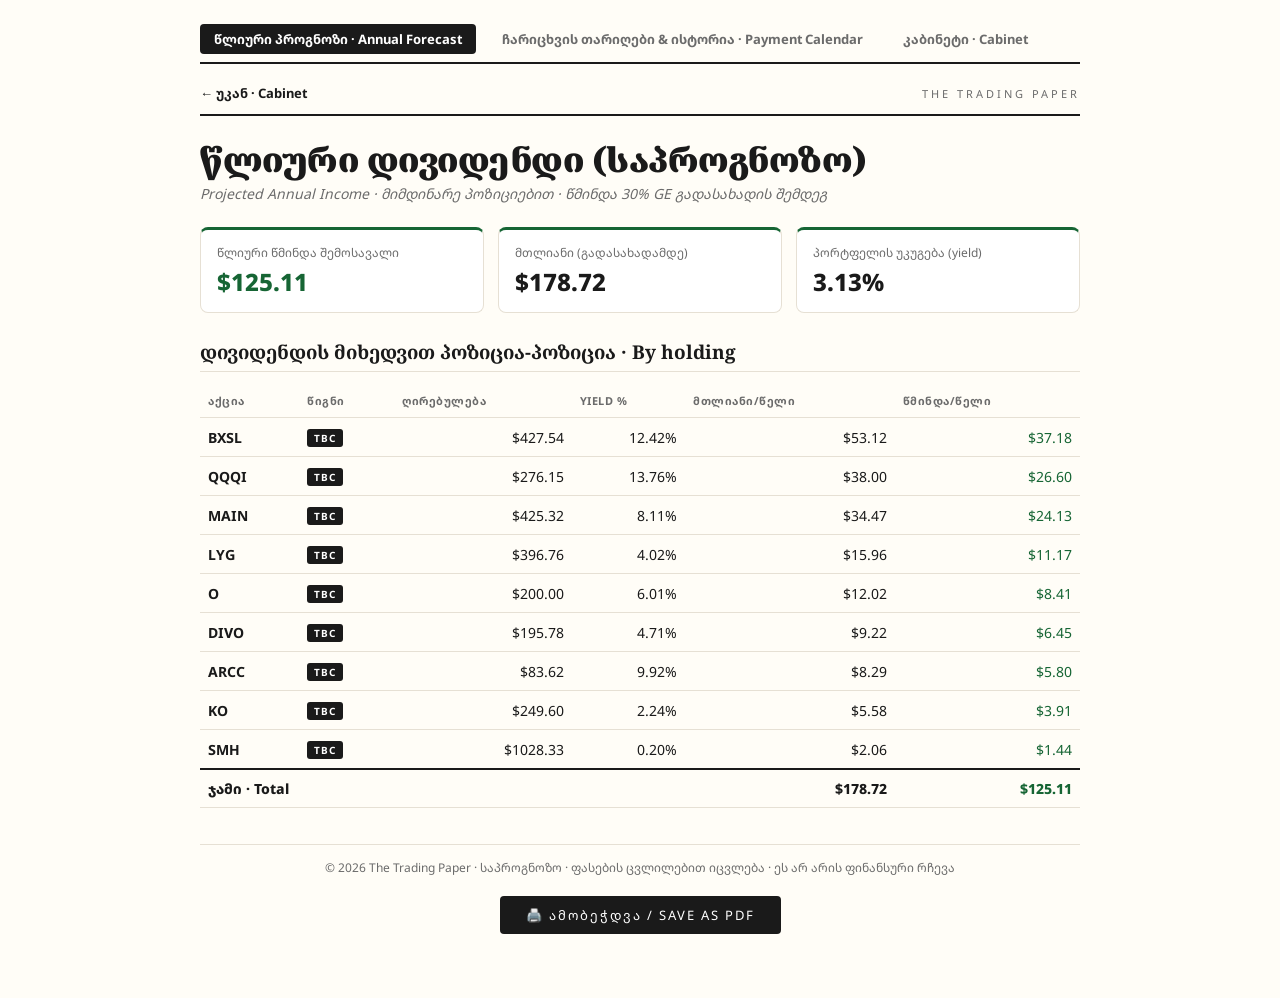
<file: annual-income.html>
<!DOCTYPE html>
<html lang="ka">
<head>
<meta charset="utf-8">
<meta name="viewport" content="width=device-width, initial-scale=1.0">
<title>წლიური შემოსავალი · The Trading Paper</title>
<link rel="preconnect" href="https://fonts.googleapis.com">
<link href="https://fonts.googleapis.com/css2?family=Noto+Sans+Georgian:wght@400;600;800&family=Noto+Serif+Georgian:wght@700;900&display=swap" rel="stylesheet">
<script src="js/portfolios.data.js?v=20260819"></script>
<script src="portfolio-data.js?v=20260819"></script>
<script src="js/portfolios.js?v=20260819"></script>
<script src="js/dividends.data.js"></script>
<style>
  :root{ --bg:#fffdf7; --paper:#fff; --ink:#1a1a1a; --muted:#6b6b6b; --line:#e6e0d4; --red:#b91c1c; --green:#166534; }
  *{box-sizing:border-box}
  body{ margin:0; background:var(--bg); color:var(--ink); font-family:'Noto Sans Georgian',sans-serif; }
  .wrap{ max-width:920px; margin:0 auto; padding:24px 20px 64px; }
  .top{ display:flex; align-items:center; justify-content:space-between; border-bottom:2px solid var(--ink); padding-bottom:12px; }
  .back{ text-decoration:none; color:var(--ink); font-size:13px; font-weight:700; }
  .back:hover{ color:var(--red); }
  .kick{ font-size:11px; letter-spacing:3px; text-transform:uppercase; color:var(--muted); }
  h1{ font-family:'Noto Serif Georgian',serif; font-weight:900; font-size:34px; margin:20px 0 2px; letter-spacing:-.5px; }
  .sub{ color:var(--muted); font-style:italic; font-size:14px; margin-bottom:24px; }
  .cards{ display:flex; gap:14px; flex-wrap:wrap; margin-bottom:26px; }
  .card{ flex:1 1 200px; border:1px solid var(--line); border-top:3px solid var(--green); border-radius:8px; padding:14px 16px; background:var(--paper); }
  .card .lab{ font-size:12px; color:var(--muted); }
  .card .val{ font-size:24px; font-weight:800; margin-top:4px; }
  .pos{ color:var(--green); }
  .sec{ font-family:'Noto Serif Georgian',serif; font-weight:700; font-size:19px; margin:10px 0 12px; border-bottom:1px solid var(--line); padding-bottom:6px; }
  table{ width:100%; border-collapse:collapse; font-size:14px; }
  th,td{ text-align:left; padding:9px 8px; border-bottom:1px solid var(--line); }
  th{ font-size:11px; color:var(--muted); text-transform:uppercase; letter-spacing:.5px; }
  td.num{ text-align:right; font-variant-numeric:tabular-nums; }
  tr.tot td{ font-weight:800; border-top:2px solid var(--ink); }
  .book{ display:inline-block; font-size:10px; font-weight:700; letter-spacing:1px; color:#fff; border-radius:3px; padding:2px 7px; }
  .empty{ color:var(--muted); padding:20px; text-align:center; }
  .foot{ color:var(--muted); font-size:12px; margin-top:36px; text-align:center; border-top:1px solid var(--line); padding-top:14px; }
</style>
</head>
<body>
<div class="wrap">
  <div style="display:flex;gap:12px;border-bottom:2px solid var(--ink);margin-bottom:20px;padding-bottom:8px;">
    <a href="annual-income.html" style="text-decoration:none;font-size:13px;font-weight:700;color:var(--paper);background:var(--ink);padding:6px 14px;border-radius:4px;">წლიური პროგნოზი · Annual Forecast</a>
    <a href="dividends.html" style="text-decoration:none;font-size:13px;font-weight:700;color:var(--muted);padding:6px 14px;border-radius:4px;">ჩარიცხვის თარიღები & ისტორია · Payment Calendar</a>
    <a href="cabinet.html" style="text-decoration:none;font-size:13px;font-weight:700;color:var(--muted);padding:6px 14px;border-radius:4px;">კაბინეტი · Cabinet</a>
  </div>
  <div class="top">
    <a class="back" href="cabinet.html">← უკან · Cabinet</a>
    <span class="kick">The Trading Paper</span>
  </div>
  <h1>წლიური დივიდენდი (საპროგნოზო)</h1>
  <div class="sub">Projected Annual Income · მიმდინარე პოზიციებით · წმინდა 30% GE გადასახადის შემდეგ</div>

  <div class="cards">
    <div class="card"><div class="lab">წლიური წმინდა შემოსავალი</div><div class="val pos" id="a-net">—</div></div>
    <div class="card"><div class="lab">მთლიანი (გადასახადამდე)</div><div class="val" id="a-gross">—</div></div>
    <div class="card"><div class="lab">პორტფელის უკუგება (yield)</div><div class="val" id="a-yield">—</div></div>
  </div>

  <div class="sec">დივიდენდის მიხედვით პოზიცია-პოზიცია · By holding</div>
  <table id="incTable">
    <thead><tr><th>აქცია</th><th>წიგნი</th><th class="num">ღირებულება</th><th class="num">Yield %</th><th class="num">მთლიანი/წელი</th><th class="num">წმინდა/წელი</th></tr></thead>
    <tbody id="incBody"></tbody>
  </table>

  <div class="foot">© 2026 The Trading Paper · საპროგნოზო · ფასების ცვლილებით იცვლება · ეს არ არის ფინანსური რჩევა</div>
  <div class="no-print" style="text-align:center;margin-top:20px;">
    <button onclick="window.print()" style="padding:10px 26px;background:var(--ink,#1a1a1a);color:#fff;border:none;font-size:13px;letter-spacing:2px;cursor:pointer;text-transform:uppercase;font-family:'Noto Sans Georgian',sans-serif;border-radius:4px;">🖨️ ამობეჭდვა / Save as PDF</button>
  </div>
</div>

<script>
(function(){
  function fmt(n){ return '$' + Number(n).toFixed(2); }
  var P = (typeof portfolios!=='undefined' && portfolios) ? portfolios : (window.PORTFOLIOS||{});
  var bookColors = { bog:'#b91c1c', tbc:'#1a1a1a', galt:'#8b6914' };
  var TAX = 0.70; // net after 30% GE withholding

  var divMeta = (window.TP_DIVIDENDS && window.TP_DIVIDENDS.DIV_META) ? window.TP_DIVIDENDS.DIV_META : {
    MAIN: { estDivPerShare: 0.265, freq: 'monthly', supplementalPerShare: 0.30, supplementalMonths: [2, 5, 8, 11] },
    ARCC: { estDivPerShare: 0.48, freq: 'quarterly' },
    BXSL: { estDivPerShare: 0.77, freq: 'quarterly' },
    LYG:  { estDivPerShare: 0.11, freq: 'semi-annual' },
    VOO:  { estDivPerShare: 1.962, freq: 'quarterly' },
    KO:   { estDivPerShare: 0.53, freq: 'quarterly' },
    DIVO: { estDivPerShare: 0.1834, freq: 'monthly' }
  };
  var rows=[], grossTot=0, valTot=0;
  ['bog','tbc','galt'].forEach(function(k){
    var p=P[k]; if(!p||!p.holdings) return;
    p.holdings.forEach(function(h){
      valTot += (+h.value||0);
      var meta = divMeta[h.ticker];
      if (meta && meta.estDivPerShare) {
        var freqMult = (meta.freq === 'monthly') ? 12 : (meta.freq === 'semi-annual') ? 2 : 4;
        var gross = (+h.shares || 0) * meta.estDivPerShare * freqMult;
        if (meta.supplementalPerShare && meta.supplementalMonths) {
          gross += (+h.shares || 0) * meta.supplementalPerShare * meta.supplementalMonths.length;
        }
        grossTot += gross;
        var yld = h.value > 0 ? (gross / h.value * 100) : (h.divYield || 0);
        rows.push({ticker:h.ticker, book:k, bookName:p.name||k.toUpperCase(), value:+h.value||0, yld:yld, gross:gross, net:gross*TAX});
      } else if (typeof h.divYield==='number' && h.divYield>0){
        var gross=(+h.value||0)*(h.divYield/100);
        grossTot += gross;
        rows.push({ticker:h.ticker, book:k, bookName:p.name||k.toUpperCase(), value:+h.value||0, yld:h.divYield, gross:gross, net:gross*TAX});
      }
    });
  });
  rows.sort(function(a,b){ return b.net-a.net; });

  var summary = window.TP_DIVIDENDS ? window.TP_DIVIDENDS.getSummary() : null;
  var netTot = summary ? summary.annualNet : (grossTot * TAX);
  var displayGross = summary ? summary.annualGross : grossTot;
  var displayYield = summary ? summary.portfolioYieldPct : (valTot > 0 ? (netTot / valTot * 100) : 0);

  document.getElementById('a-net').textContent = fmt(netTot);
  document.getElementById('a-gross').textContent = fmt(displayGross);
  document.getElementById('a-yield').textContent = displayYield.toFixed(2) + '%';

  var body=document.getElementById('incBody');
  if(!rows.length){ body.innerHTML='<tr><td colspan="6" class="empty">დივიდენდის მომტანი პოზიცია არ არის</td></tr>'; }
  else{
    var html=rows.map(function(r){
      return '<tr><td><strong>'+r.ticker+'</strong></td><td><span class="book" style="background:'+(bookColors[r.book]||'#555')+'">'+r.bookName+'</span></td><td class="num">'+fmt(r.value)+'</td><td class="num">'+r.yld.toFixed(2)+'%</td><td class="num">'+fmt(r.gross)+'</td><td class="num pos">'+fmt(r.net)+'</td></tr>';
    });
    html.push('<tr class="tot"><td colspan="4">ჯამი · Total</td><td class="num">'+fmt(grossTot)+'</td><td class="num pos">'+fmt(netTot)+'</td></tr>');
    body.innerHTML=html.join('');
  }
})();
</script>
</body>
</html>
</file>
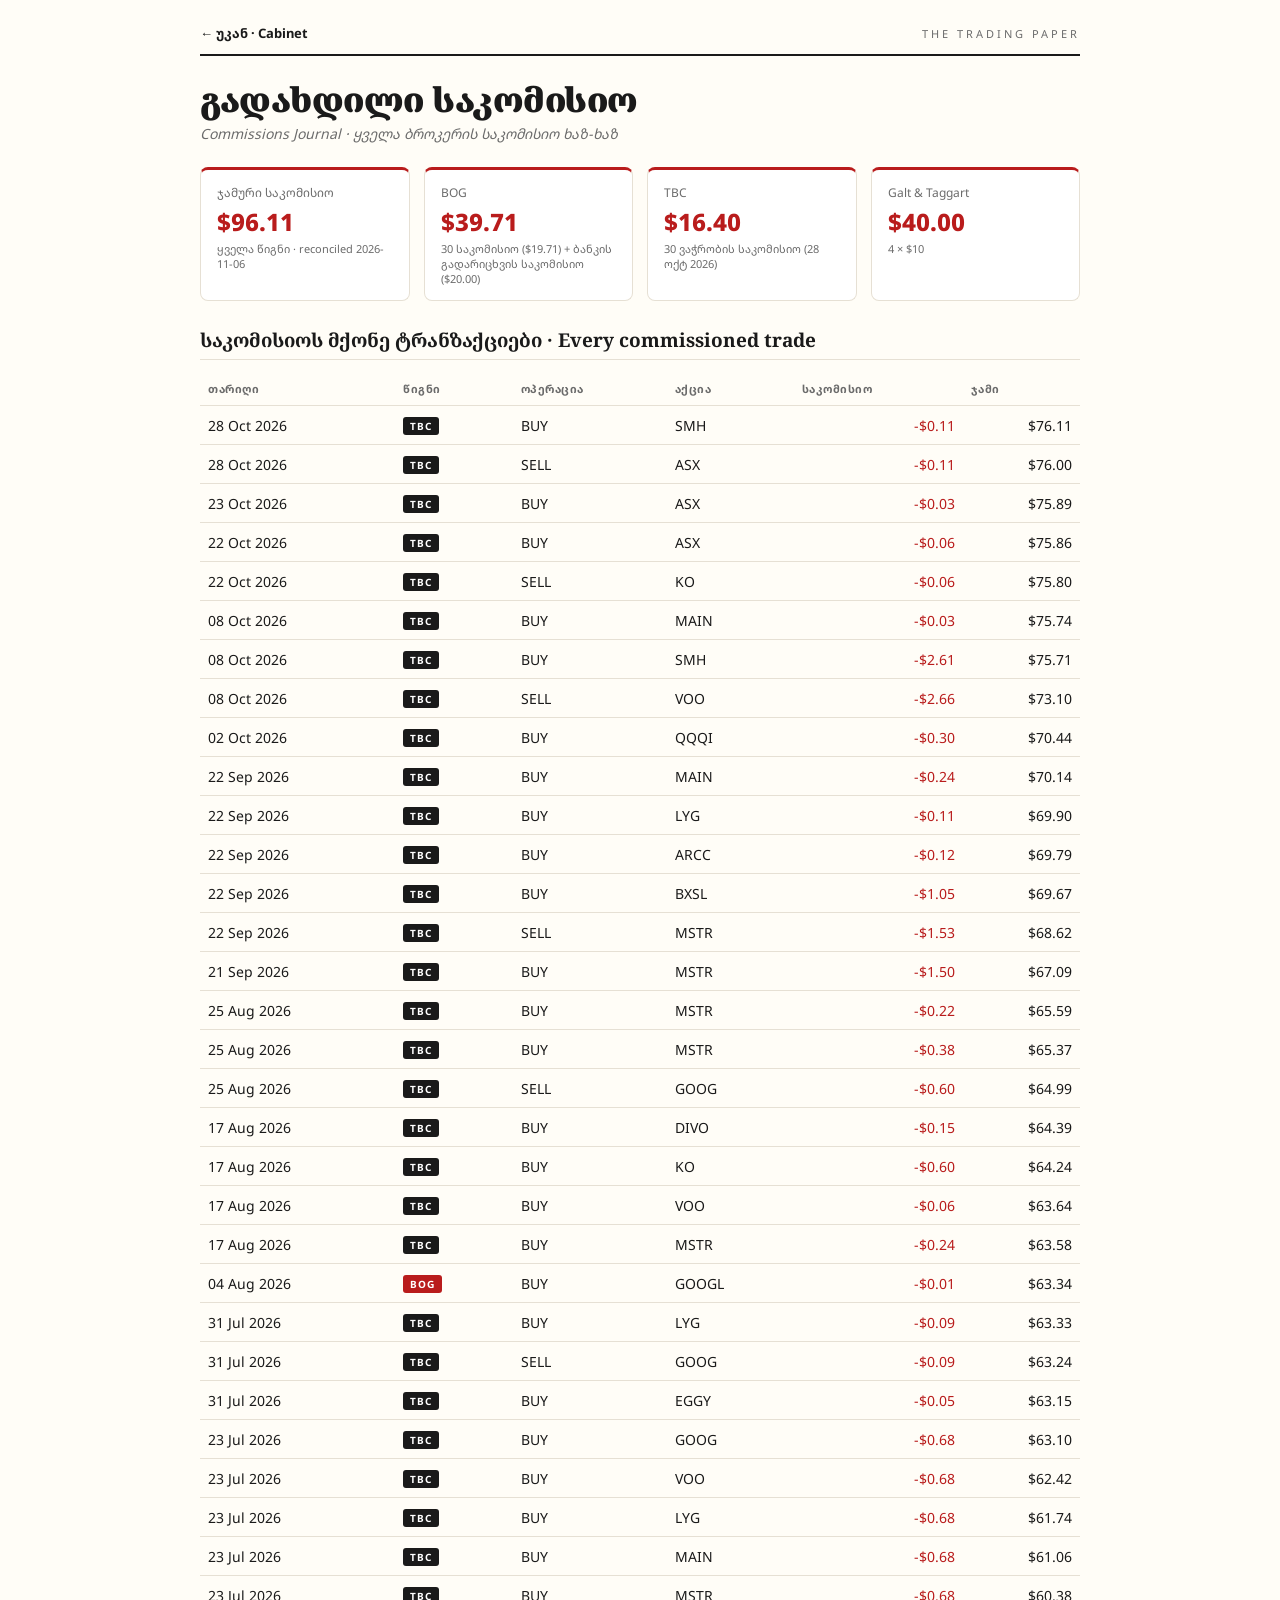
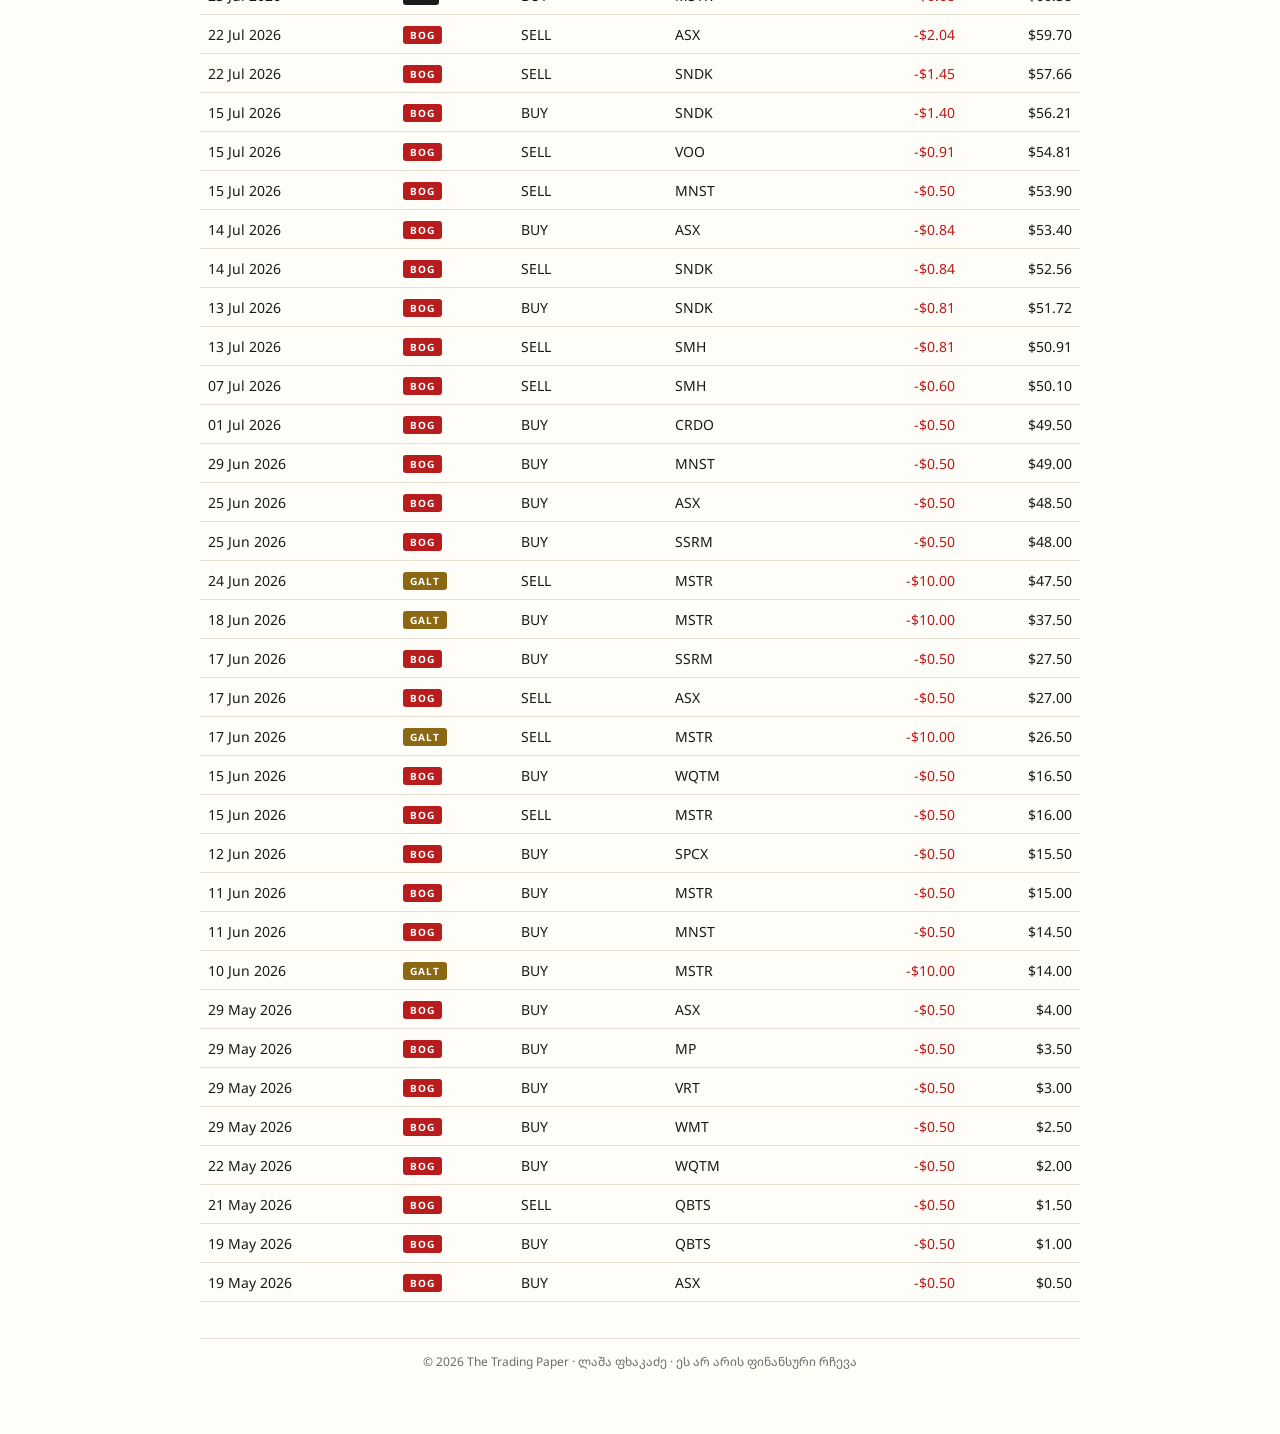
<file: commissions.html>
<!DOCTYPE html>
<html lang="ka">
<head>
<meta charset="utf-8">
<meta name="viewport" content="width=device-width, initial-scale=1.0">
<title>საკომისიოები · The Trading Paper</title>
<link rel="preconnect" href="https://fonts.googleapis.com">
<link href="https://fonts.googleapis.com/css2?family=Noto+Sans+Georgian:wght@400;600;800&family=Noto+Serif+Georgian:wght@700;900&display=swap" rel="stylesheet">
<script src="js/portfolios.data.js"></script>
<script src="portfolio-data.js"></script>
<script src="js/portfolios.js"></script>
<style>
  :root{ --bg:#fffdf7; --paper:#fff; --ink:#1a1a1a; --muted:#6b6b6b; --line:#e6e0d4; --red:#b91c1c; --green:#166534; }
  *{box-sizing:border-box}
  body{ margin:0; background:var(--bg); color:var(--ink); font-family:'Noto Sans Georgian',sans-serif; }
  .wrap{ max-width:920px; margin:0 auto; padding:24px 20px 64px; }
  .top{ display:flex; align-items:center; justify-content:space-between; border-bottom:2px solid var(--ink); padding-bottom:12px; }
  .back{ text-decoration:none; color:var(--ink); font-size:13px; font-weight:700; }
  .back:hover{ color:var(--red); }
  .kick{ font-size:11px; letter-spacing:3px; text-transform:uppercase; color:var(--muted); }
  h1{ font-family:'Noto Serif Georgian',serif; font-weight:900; font-size:34px; margin:20px 0 2px; letter-spacing:-.5px; }
  .sub{ color:var(--muted); font-style:italic; font-size:14px; margin-bottom:24px; }
  .cards{ display:flex; gap:14px; flex-wrap:wrap; margin-bottom:26px; }
  .card{ flex:1 1 180px; border:1px solid var(--line); border-top:3px solid var(--red); border-radius:8px; padding:14px 16px; background:var(--paper); }
  .card .lab{ font-size:12px; color:var(--muted); }
  .card .val{ font-size:24px; font-weight:800; margin-top:4px; color:var(--red); }
  .card .note{ font-size:11px; color:var(--muted); margin-top:3px; }
  .sec{ font-family:'Noto Serif Georgian',serif; font-weight:700; font-size:19px; margin:10px 0 12px; border-bottom:1px solid var(--line); padding-bottom:6px; }
  table{ width:100%; border-collapse:collapse; font-size:14px; }
  th,td{ text-align:left; padding:9px 8px; border-bottom:1px solid var(--line); }
  th{ font-size:11px; color:var(--muted); text-transform:uppercase; letter-spacing:.5px; }
  td.num{ text-align:right; font-variant-numeric:tabular-nums; }
  .book{ display:inline-block; font-size:10px; font-weight:700; letter-spacing:1px; color:#fff; border-radius:3px; padding:2px 7px; }
  .empty{ color:var(--muted); padding:20px; text-align:center; }
  .foot{ color:var(--muted); font-size:12px; margin-top:36px; text-align:center; border-top:1px solid var(--line); padding-top:14px; }
</style>
</head>
<body>
<div class="wrap">
  <div class="top">
    <a class="back" href="cabinet.html">← უკან · Cabinet</a>
    <span class="kick">The Trading Paper</span>
  </div>
  <h1>გადახდილი საკომისიო</h1>
  <div class="sub">Commissions Journal · ყველა ბროკერის საკომისიო ხაზ-ხაზ</div>

  <div class="cards" id="fee-cards"></div>

  <div class="sec">საკომისიოს მქონე ტრანზაქციები · Every commissioned trade</div>
  <table id="commTable">
    <thead><tr><th>თარიღი</th><th>წიგნი</th><th>ოპერაცია</th><th>აქცია</th><th class="num">საკომისიო</th><th class="num">ჯამი</th></tr></thead>
    <tbody id="commBody"></tbody>
  </table>

  <div class="foot">© 2026 The Trading Paper · ლაშა ფხაკაძე · ეს არ არის ფინანსური რჩევა</div>
</div>

<script>
(function(){
  function fmt(n){ return '$' + Number(n).toFixed(2); }
  function fmtDateLocal(s){ const m=['Jan','Feb','Mar','Apr','May','Jun','Jul','Aug','Sep','Oct','Nov','Dec']; const d=new Date(s); return String(d.getDate()).padStart(2,'0')+' '+m[d.getMonth()]+' '+d.getFullYear(); }
  var P = (typeof portfolios!=='undefined' && portfolios) ? portfolios : (window.PORTFOLIOS||{});
  var M = window.MEPORTF||{};
  var bookColors = { bog:'#b91c1c', tbc:'#1a1a1a', galt:'#8b6914' };

  // --- summary cards: total + by book ---
  var cards = '';
  var grand = (typeof M.feesPaid === 'number') ? M.feesPaid : 0;
  cards += '<div class="card"><div class="lab">ჯამური საკომისიო</div><div class="val">'+fmt(grand)+'</div><div class="note">ყველა წიგნი · reconciled '+(M.lastUpdated||'')+'</div></div>';
  (M.feesByBook||[]).forEach(function(f){
    cards += '<div class="card"><div class="lab">'+f.book+'</div><div class="val">'+fmt(f.amount)+'</div><div class="note">'+(f.note||'')+'</div></div>';
  });
  document.getElementById('fee-cards').innerHTML = cards;

  // --- every transaction that carried a commission ---
  var rows=[];
  Object.keys(P).forEach(function(k){
    (P[k].transactions||[]).forEach(function(t){
      var c = +t.commission || 0;
      if(c>0) rows.push({date:t.date, book:k, bookName:P[k].name||k.toUpperCase(), type:(t.type||'').toUpperCase(), ticker:t.ticker||'—', comm:c});
    });
  });
  rows.sort(function(a,b){ return a.date<b.date?1:(a.date>b.date?-1:0); }); // newest first

  var body=document.getElementById('commBody');
  if(!rows.length){ body.innerHTML='<tr><td colspan="6" class="empty">საკომისიო არ არის დაფიქსირებული</td></tr>'; }
  else{
    // running total oldest→newest, then display newest first
    var asc = rows.slice().reverse(); var run=0; asc.forEach(function(r){ run+=r.comm; r._cum=run; });
    var html=[];
    rows.forEach(function(r){
      html.push('<tr><td>'+fmtDateLocal(r.date)+'</td><td><span class="book" style="background:'+(bookColors[r.book]||'#555')+'">'+r.bookName+'</span></td><td>'+r.type+'</td><td>'+r.ticker+'</td><td class="num" style="color:var(--red)">−'+fmt(r.comm)+'</td><td class="num">'+fmt(r._cum)+'</td></tr>');
    });
    body.innerHTML=html.join('');
  }
})();
</script>
</body>
</html>
</file>
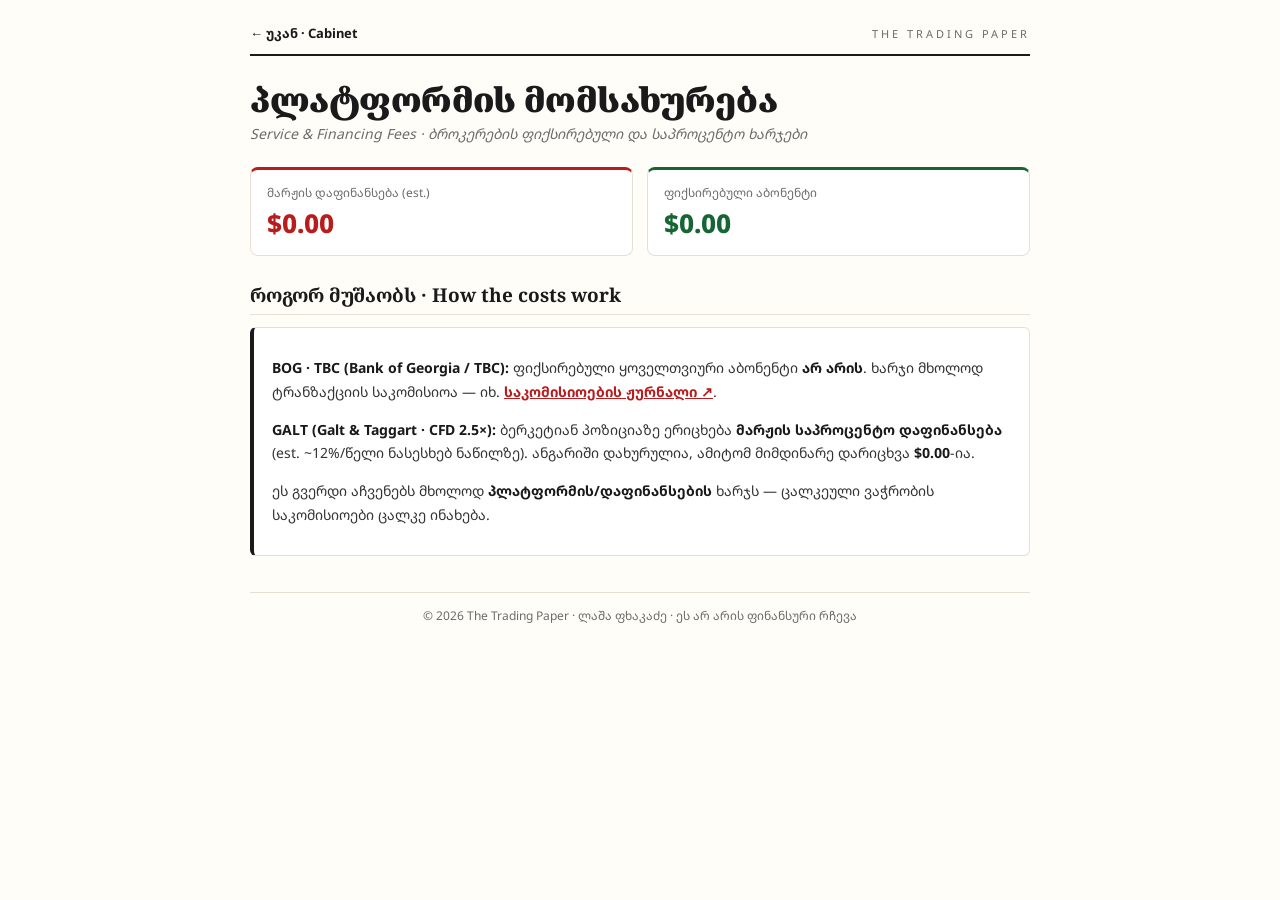
<file: service-fee.html>
<!DOCTYPE html>
<html lang="ka">
<head>
<meta charset="utf-8">
<meta name="viewport" content="width=device-width, initial-scale=1.0">
<title>პლატფორმის მომსახურება · The Trading Paper</title>
<link rel="preconnect" href="https://fonts.googleapis.com">
<link href="https://fonts.googleapis.com/css2?family=Noto+Sans+Georgian:wght@400;600;800&family=Noto+Serif+Georgian:wght@700;900&display=swap" rel="stylesheet">
<script src="js/portfolios.data.js"></script>
<script src="portfolio-data.js"></script>
<script src="js/portfolios.js"></script>
<style>
  :root{ --bg:#fffdf7; --paper:#fff; --ink:#1a1a1a; --muted:#6b6b6b; --line:#e6e0d4; --red:#b91c1c; --green:#166534; }
  *{box-sizing:border-box}
  body{ margin:0; background:var(--bg); color:var(--ink); font-family:'Noto Sans Georgian',sans-serif; }
  .wrap{ max-width:820px; margin:0 auto; padding:24px 20px 64px; }
  .top{ display:flex; align-items:center; justify-content:space-between; border-bottom:2px solid var(--ink); padding-bottom:12px; }
  .back{ text-decoration:none; color:var(--ink); font-size:13px; font-weight:700; }
  .back:hover{ color:var(--red); }
  .kick{ font-size:11px; letter-spacing:3px; text-transform:uppercase; color:var(--muted); }
  h1{ font-family:'Noto Serif Georgian',serif; font-weight:900; font-size:34px; margin:20px 0 2px; letter-spacing:-.5px; }
  .sub{ color:var(--muted); font-style:italic; font-size:14px; margin-bottom:24px; }
  .cards{ display:flex; gap:14px; flex-wrap:wrap; margin-bottom:26px; }
  .card{ flex:1 1 220px; border:1px solid var(--line); border-top:3px solid var(--red); border-radius:8px; padding:14px 16px; background:var(--paper); }
  .card .lab{ font-size:12px; color:var(--muted); }
  .card .val{ font-size:26px; font-weight:800; margin-top:4px; }
  .sec{ font-family:'Noto Serif Georgian',serif; font-weight:700; font-size:19px; margin:10px 0 12px; border-bottom:1px solid var(--line); padding-bottom:6px; }
  .box{ border:1px solid var(--line); border-left:4px solid var(--ink); border-radius:6px; padding:14px 18px; background:var(--paper); font-size:14px; line-height:1.7; color:#333; }
  .box b{ color:var(--ink); }
  .foot{ color:var(--muted); font-size:12px; margin-top:36px; text-align:center; border-top:1px solid var(--line); padding-top:14px; }
</style>
</head>
<body>
<div class="wrap">
  <div class="top">
    <a class="back" href="cabinet.html">← უკან · Cabinet</a>
    <span class="kick">The Trading Paper</span>
  </div>
  <h1>პლატფორმის მომსახურება</h1>
  <div class="sub">Service &amp; Financing Fees · ბროკერების ფიქსირებული და საპროცენტო ხარჯები</div>

  <div class="cards">
    <div class="card"><div class="lab">მარჟის დაფინანსება (est.)</div><div class="val" id="s-margin" style="color:var(--red)">—</div></div>
    <div class="card" style="border-top-color:var(--green)"><div class="lab">ფიქსირებული აბონენტი</div><div class="val" style="color:var(--green)">$0.00</div></div>
  </div>

  <div class="sec">როგორ მუშაობს · How the costs work</div>
  <div class="box">
    <p><b>BOG · TBC (Bank of Georgia / TBC):</b> ფიქსირებული ყოველთვიური აბონენტი <b>არ არის</b>. ხარჯი მხოლოდ ტრანზაქციის საკომისიოა — იხ. <a href="commissions.html" style="color:var(--red);font-weight:700;">საკომისიოების ჟურნალი ↗</a>.</p>
    <p><b>GALT (Galt &amp; Taggart · CFD 2.5×):</b> ბერკეტიან პოზიციაზე ერიცხება <b>მარჟის საპროცენტო დაფინანსება</b> (est. ~12%/წელი ნასესხებ ნაწილზე). ანგარიში დახურულია, ამიტომ მიმდინარე დარიცხვა <b>$0.00</b>-ია.</p>
    <p>ეს გვერდი აჩვენებს მხოლოდ <b>პლატფორმის/დაფინანსების</b> ხარჯს — ცალკეული ვაჭრობის საკომისიოები ცალკე ინახება.</p>
  </div>

  <div class="foot">© 2026 The Trading Paper · ლაშა ფხაკაძე · ეს არ არის ფინანსური რჩევა</div>
</div>

<script>
(function(){
  function fmt(n){ return '$' + Number(n).toFixed(2); }
  var M = window.MEPORTF||{};
  document.getElementById('s-margin').textContent = fmt(M.marginFinancingEst||0);
})();
</script>
</body>
</html>
</file>
